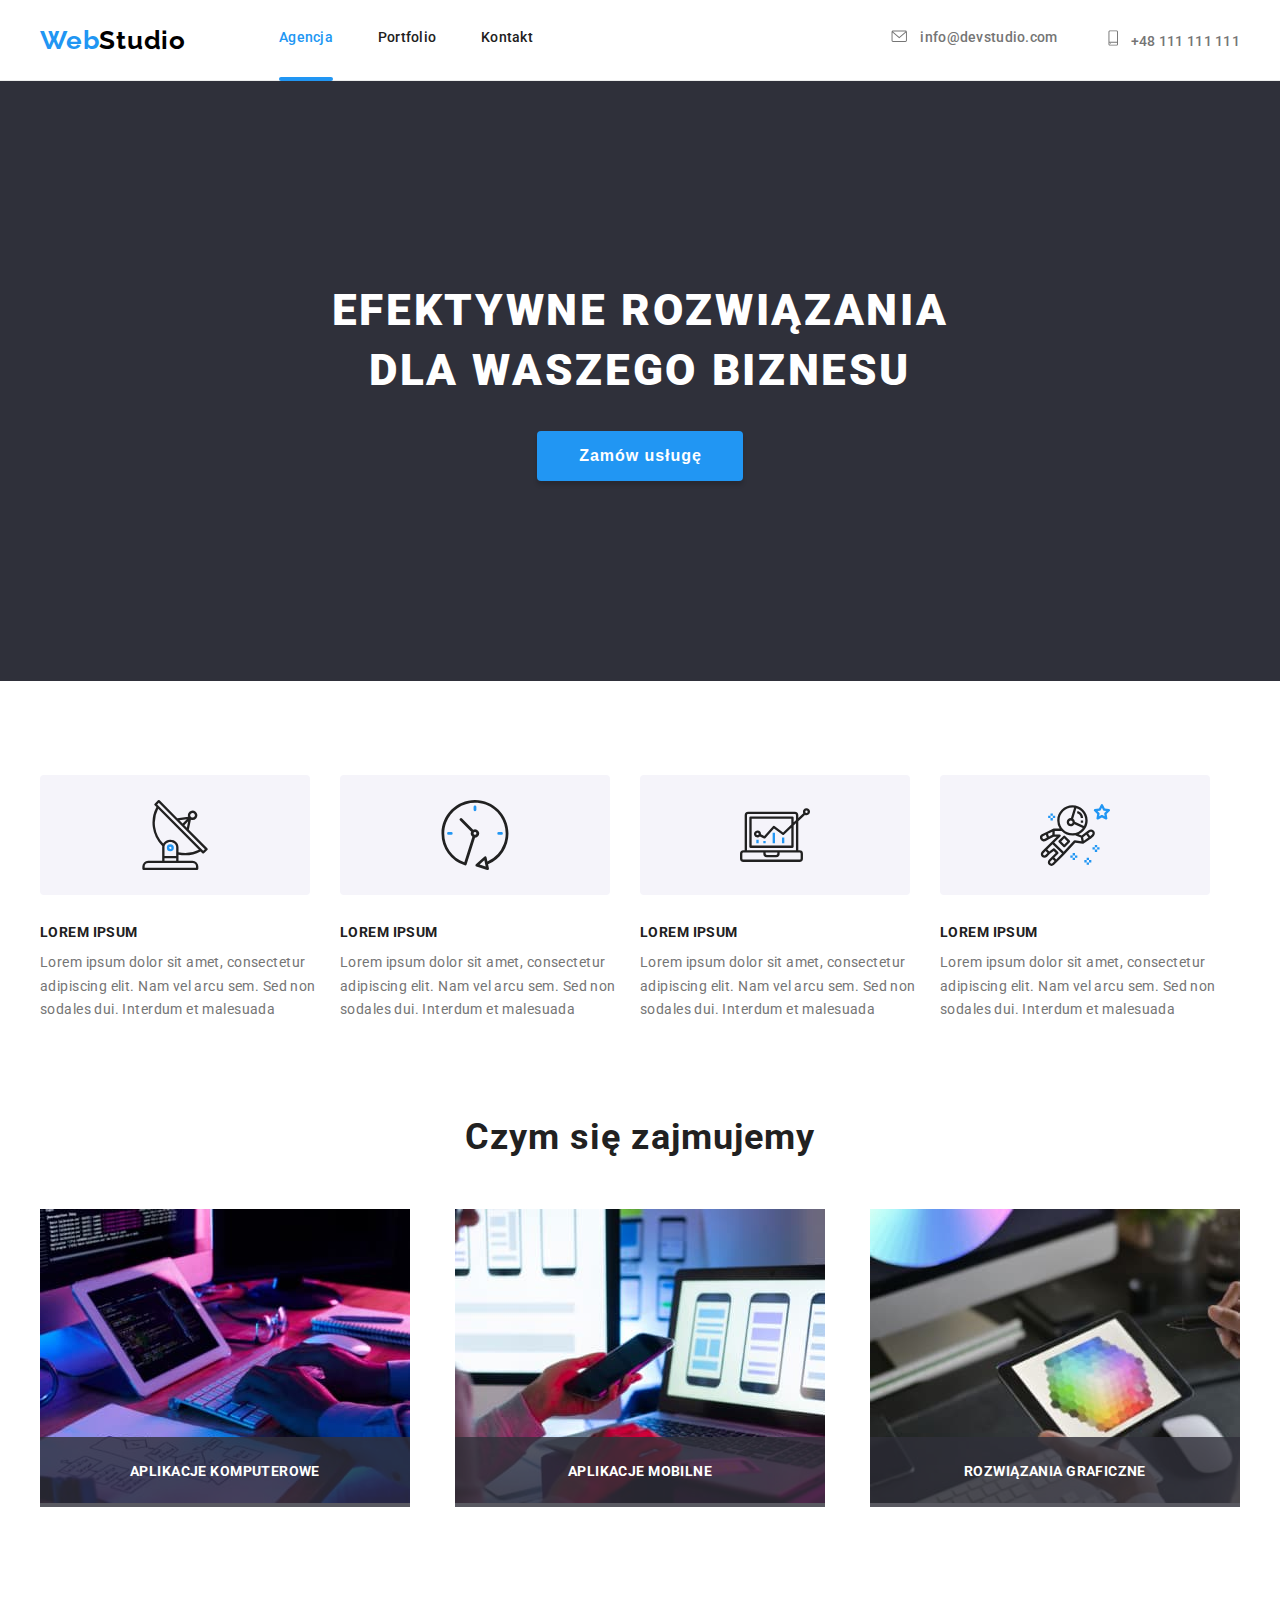
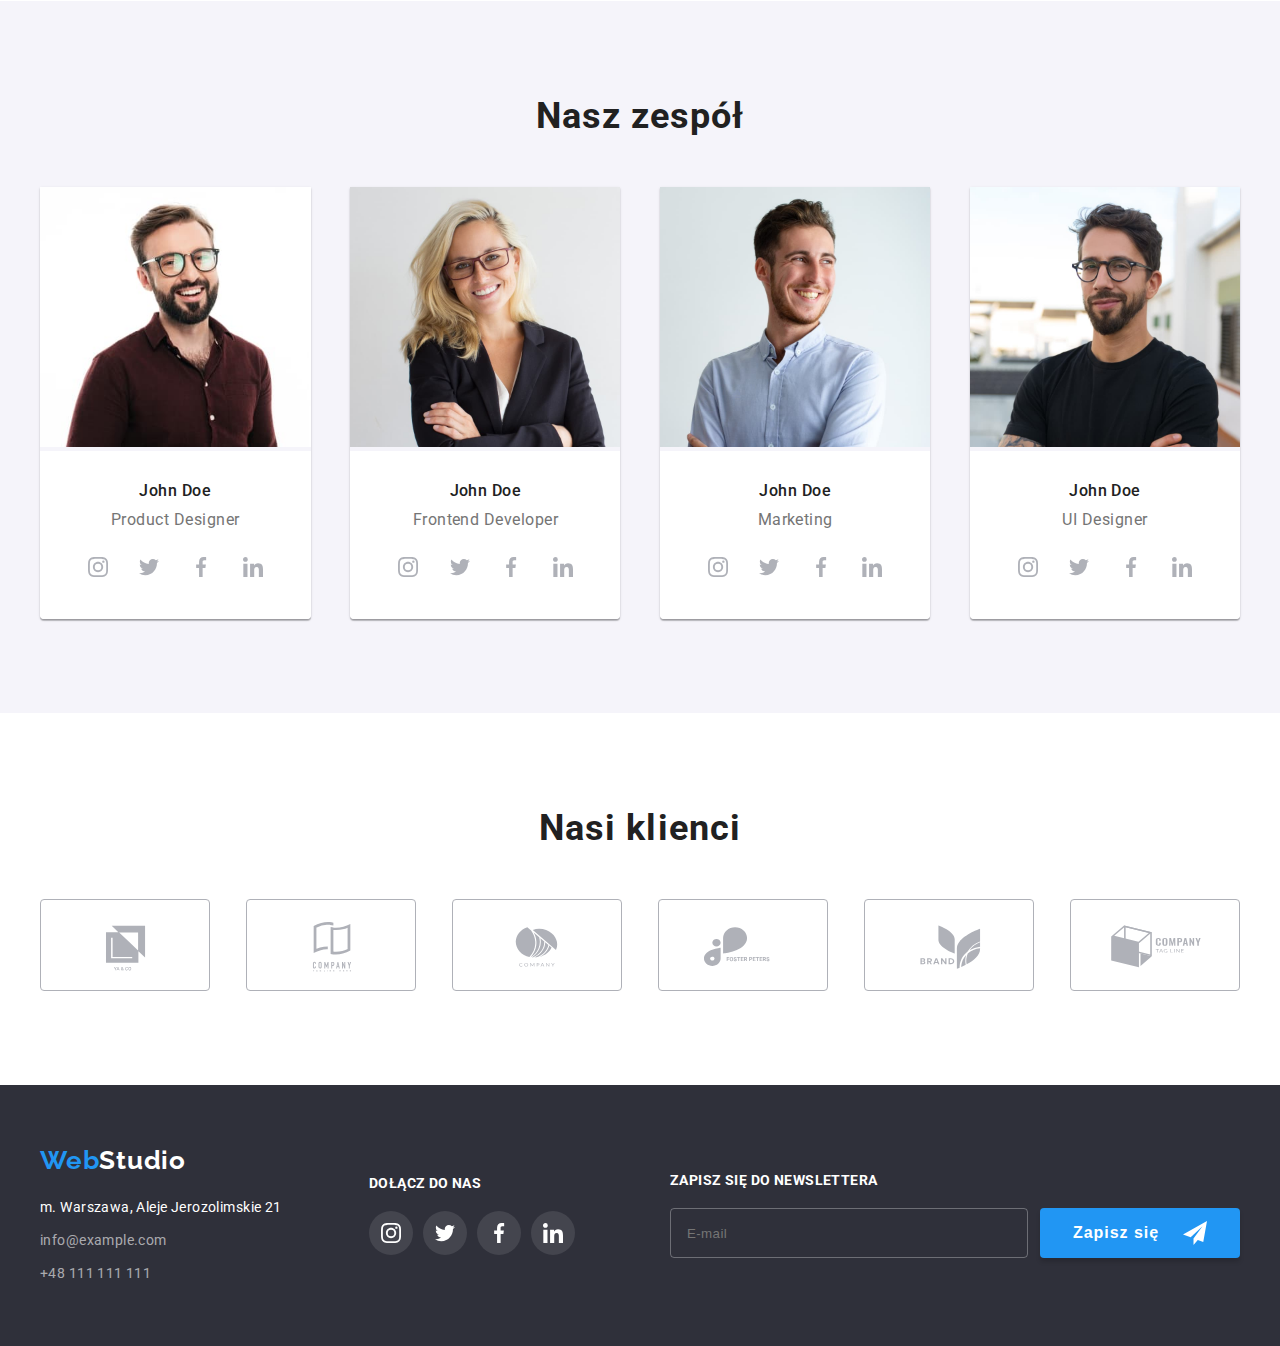
<file: index.html>
<!DOCTYPE html>
<html lang="pl">
  <head>
    <title>Hw-3-main-page</title>
    <meta charset="UTF-8" />
    <meta http-equiv="X-UA-Compatible" content="IE=edge" />
    <meta name="viewport" content="width=device-width, initial-scale=1.0" />
    <link rel="preconnect" href="https://fonts.googleapis.com" />
    <link rel="preconnect" href="https://fonts.gstatic.com" crossorigin />
    <link
      href="https://fonts.googleapis.com/css2?family=Raleway:wght@700&family=Roboto:wght@400;500;700;900&display=swap"
      rel="stylesheet"
    />
    <link
      rel="stylesheet"
      href="https://cdnjs.cloudflare.com/ajax/libs/modern-normalize/1.1.0/modern-normalize.min.css"
      integrity="sha512-wpPYUAdjBVSE4KJnH1VR1HeZfpl1ub8YT/NKx4PuQ5NmX2tKuGu6U/JRp5y+Y8XG2tV+wKQpNHVUX03MfMFn9Q=="
      crossorigin="anonymous"
      referrerpolicy="no-referrer"
    />
    <link rel="stylesheet" href="./css/styles.css" />
  </head>
  <body>
    <header class="page-header">
      <div class="container page-header__container">
        <div class="logo">
          <a class="link" href="./index.html"
            ><span class="logo__span">Web</span>Studio</a
          >
        </div>
        <nav class="navigation">
          <ul class="navigation__list">
            <li class="navigation__item">
              <a class="navigation__link is-active" href="./index.html"
                >Agencja</a
              >
            </li>
            <li class="navigation__item">
              <a class="navigation__link" href="./portfolio.html">Portfolio</a>
            </li>
            <li class="navigation__item">
              <a class="navigation__link" href="">Kontakt</a>
            </li>
          </ul>
        </nav>
        <ul class="nav-contact">
          <li class="nav-contact__item">
            <a class="link" href="mailto:info@devstudio.com">
              <svg class="nav-contact__icon" width="16" height="12">
                <use href="./images/icons.svg#icon-envelope"></use>
              </svg>
              <span>info@devstudio.com</span>
            </a>
          </li>
          <li class="nav-contact__item">
            <a class="link" href="tel:+48111111111">
              <svg class="nav-contact__icon" width="10" height="16">
                <use href="./images/icons.svg#icon-smartphone"></use>
              </svg>
              <span>+48 111 111 111</span>
            </a>
          </li>
        </ul>
      </div>
    </header>
    <header class="section hero-section">
      <div class="container hero-section__container">
        <h1 class="hero-section__headline">
          Efektywne rozwiązania <br />
          dla waszego biznesu
        </h1>
        <button type="button" class="hero-section__button" data-modal-open>
          Zamów usługę
        </button>
        <div class="modal-overlay is-hidden" data-modal>
          <div class="modal">
            <button class="modal__closing-button" data-modal-close>
              <svg
                class="modal__closing-button-icon"
                width="18px"
                height="18px"
              >
                <use href="./images/icons.svg#icon-close-button"></use>
              </svg>
            </button>

            <h2 class="modal__header">
              Zostaw swoje dane w formularzu poniżej
            </h2>

            <form class="contact-form" name="contact-form">
              <ul class="contact-form__rows">
                <li class="contact-form__row">
                  <label class="contact-form__label" for="user_name"
                    >Imię</label
                  >
                  <input
                    class="contact-form__input"
                    type="text"
                    name="username"
                    id="user_name"
                  />
                  <svg class="contact-form__icon" width="18" height="18">
                    <use href="./images/icons.svg#icon-person"></use>
                  </svg>
                </li>
                <li class="contact-form__row">
                  <label class="contact-form__label" for="user_telephone_number"
                    >Telefon</label
                  >
                  <input
                    class="contact-form__input"
                    type="tel"
                    name="telephone-number"
                    id="user_telephone_number"
                  />
                  <svg class="contact-form__icon" width="18" height="18">
                    <use href="./images/icons.svg#icon-phone"></use>
                  </svg>
                </li>
                <li class="contact-form__row">
                  <label class="contact-form__label" for="user_email"
                    >Email</label
                  >
                  <input
                    class="contact-form__input"
                    type="email"
                    name="useremail"
                    id="user_email"
                  />
                  <svg class="contact-form__icon" width="18" height="18">
                    <use href="./images/icons.svg#icon-email"></use>
                  </svg>
                </li>
                <li class="contact-form__row">
                  <label class="contact-form__label" for="user_comment"
                    >Komentarz</label
                  >
                  <textarea
                    class="contact-form__textarea-input"
                    name="user-comment"
                    id="user_comment"
                    rows="7"
                    placeholder="Wprowadź tekst"
                  ></textarea>
                </li>
              </ul>
              <div class="contact-form__checkbox-container">
                <input
                  class="contact-form__checkbox-input"
                  id="terms-and-conditions-checkbox"
                  type="checkbox"
                  name="terms-and-conditions-checkbox"
                />
                <label
                  class="contact-form__checkbox-label"
                  for="terms-and-conditions-checkbox"
                  >Oświadczam iż akceptuję
                  <a class="contact-form__checkbox-link" href=""> Regulamin </a>
                  i
                  <a class="contact-form__checkbox-link" href="">
                    Politykę Prywatności</a
                  >.
                </label>
              </div>
              <button type="submit" class="submit-button">Wyślij</button>
            </form>
          </div>
        </div>
      </div>
    </header>
    <main>
      <section class="section">
        <div class="container">
          <ul class="our-assets">
            <li class="asset">
              <div class="asset__icon-wrapper">
                <svg class="asset__icon" width="70px" height="70px">
                  <use href="./images/icons.svg#icon-antenna"></use>
                </svg>
              </div>
              <h3 class="asset__name">LOREM IPSUM</h3>
              <p class="asset__text">
                Lorem ipsum dolor sit amet, consectetur adipiscing elit. Nam vel
                arcu sem. Sed non sodales dui. Interdum et malesuada
              </p>
            </li>
            <li class="asset">
              <div class="asset__icon-wrapper">
                <svg class="asset__icon" width="70px" height="70px">
                  <use href="./images/icons.svg#icon-clock"></use>
                </svg>
              </div>
              <h3 class="asset__name">LOREM IPSUM</h3>
              <p class="asset__text">
                Lorem ipsum dolor sit amet, consectetur adipiscing elit. Nam vel
                arcu sem. Sed non sodales dui. Interdum et malesuada
              </p>
            </li>
            <li class="asset">
              <div class="asset__icon-wrapper">
                <svg class="asset__icon" width="70px" height="70px">
                  <use href="./images/icons.svg#icon-diagram"></use>
                </svg>
              </div>
              <h3 class="asset__name">LOREM IPSUM</h3>
              <p class="asset__text">
                Lorem ipsum dolor sit amet, consectetur adipiscing elit. Nam vel
                arcu sem. Sed non sodales dui. Interdum et malesuada
              </p>
            </li>
            <li class="asset">
              <div class="asset__icon-wrapper">
                <svg class="asset__icon" width="70px" height="70px">
                  <use href="./images/icons.svg#icon-astronaut"></use>
                </svg>
              </div>
              <h3 class="asset__name">LOREM IPSUM</h3>
              <p class="asset__text">
                Lorem ipsum dolor sit amet, consectetur adipiscing elit. Nam vel
                arcu sem. Sed non sodales dui. Interdum et malesuada
              </p>
            </li>
          </ul>
        </div>
        <div class="container services">
          <h2 class="services__headline">Czym się zajmujemy</h2>
          <ul class="gallery">
            <li>
              <figure class="gallery__element">
                <img
                  class="image"
                  width="370"
                  height="294"
                  src="./images/image1.jpg"
                  alt="Close-up image of programer working at his desk in office"
                />
                <figcaption class="gallery__label">
                  <p>Aplikacje komputerowe</p>
                </figcaption>
              </figure>
            </li>
            <li>
              <figure class="gallery__element">
                <img
                  class="image"
                  width="370"
                  height="294"
                  src="./images/image2.jpg"
                  alt="Web designer is developing mobile application, holding a smartphone in their hand while sitting in front of a laptop"
                />
                <figcaption class="gallery__label">
                  <p>Aplikacje mobilne</p>
                </figcaption>
              </figure>
            </li>
            <li>
              <figure class="gallery__element">
                <img
                  class="image"
                  width="370"
                  height="294"
                  src="./images/image3.jpg"
                  alt="Close-up image of a web designer working with colour selection graphic displayed on a tablet"
                />
                <figcaption class="gallery__label">
                  <p>Rozwiązania graficzne</p>
                </figcaption>
              </figure>
            </li>
          </ul>
        </div>
      </section>
      <section class="our-team">
        <div class="section container">
          <h2 class="our-team-headline">Nasz zespół</h2>
          <ul class="team-cards">
            <li>
              <figure class="card">
                <img
                  class="image"
                  src="./images/person-1.jpg"
                  alt="Picture of John Doe"
                  width="270"
                  height="260"
                />
                <figcaption class="card__description">
                  <h3 class="card__name">John Doe</h3>
                  <p class="card__job">Product Designer</p>
                  <ul class="social-links">
                    <li class="social-links__element">
                      <a
                        class="social-links__link"
                        href="https://www.instagram.com/"
                      >
                        <svg class="social-links__icon">
                          <use href="./images/icons.svg#icon-instagram"></use>
                        </svg>
                      </a>
                    </li>
                    <li class="social-links__element">
                      <a class="social-links__link" href="https://twitter.com/">
                        <svg class="social-links__icon">
                          <use href="./images/icons.svg#icon-twitter"></use>
                        </svg>
                      </a>
                    </li>
                    <li class="social-links__element">
                      <a
                        class="social-links__link"
                        href="https://www.facebook.com/"
                      >
                        <svg class="social-links__icon">
                          <use href="./images/icons.svg#icon-facebook"></use>
                        </svg>
                      </a>
                    </li>
                    <li class="social-links__element">
                      <a
                        class="social-links__link"
                        href="https://www.linkedin.com/"
                      >
                        <svg class="social-links__icon">
                          <use href="./images/icons.svg#icon-linkedin"></use>
                        </svg>
                      </a>
                    </li>
                  </ul>
                </figcaption>
              </figure>
            </li>
            <li>
              <figure class="card">
                <img
                  class="image"
                  src="./images/person-2.jpg"
                  alt="Picture of John Doe"
                  width="270"
                  height="260"
                />
                <figcaption class="card__description">
                  <h3 class="card__name">John Doe</h3>
                  <p class="card__job">Frontend Developer</p>
                  <ul class="social-links">
                    <li class="social-links__element">
                      <a
                        class="social-links__link"
                        href="https://www.instagram.com/"
                      >
                        <svg class="social-links__icon">
                          <use href="./images/icons.svg#icon-instagram"></use>
                        </svg>
                      </a>
                    </li>
                    <li class="social-links__element">
                      <a class="social-links__link" href="https://twitter.com/">
                        <svg class="social-links__icon">
                          <use href="./images/icons.svg#icon-twitter"></use>
                        </svg>
                      </a>
                    </li>
                    <li class="social-links__element">
                      <a
                        class="social-links__link"
                        href="https://www.facebook.com/"
                      >
                        <svg class="social-links__icon">
                          <use href="./images/icons.svg#icon-facebook"></use>
                        </svg>
                      </a>
                    </li>
                    <li class="social-links__element">
                      <a
                        class="social-links__link"
                        href="https://www.linkedin.com/"
                      >
                        <svg class="social-links__icon">
                          <use href="./images/icons.svg#icon-linkedin"></use>
                        </svg>
                      </a>
                    </li>
                  </ul>
                </figcaption>
              </figure>
            </li>
            <li>
              <figure class="card">
                <img
                  class="image"
                  src="./images/person-3.jpg"
                  alt="Picture of John Doe"
                  width="270"
                  height="260"
                />
                <figcaption class="card__description">
                  <h3 class="card__name">John Doe</h3>
                  <p class="card__job">Marketing</p>
                  <ul class="social-links">
                    <li class="social-links__element">
                      <a
                        class="social-links__link"
                        href="https://www.instagram.com/"
                      >
                        <svg class="social-links__icon">
                          <use href="./images/icons.svg#icon-instagram"></use>
                        </svg>
                      </a>
                    </li>
                    <li class="social-links__element">
                      <a class="social-links__link" href="https://twitter.com/">
                        <svg class="social-links__icon">
                          <use href="./images/icons.svg#icon-twitter"></use>
                        </svg>
                      </a>
                    </li>
                    <li class="social-links__element">
                      <a
                        class="social-links__link"
                        href="https://www.facebook.com/"
                      >
                        <svg class="social-links__icon">
                          <use href="./images/icons.svg#icon-facebook"></use>
                        </svg>
                      </a>
                    </li>
                    <li class="social-links__element">
                      <a
                        class="social-links__link"
                        href="https://www.linkedin.com/"
                      >
                        <svg class="social-links__icon">
                          <use href="./images/icons.svg#icon-linkedin"></use>
                        </svg>
                      </a>
                    </li>
                  </ul>
                </figcaption>
              </figure>
            </li>
            <li>
              <figure class="card">
                <img
                  class="image"
                  src="./images/person-4.jpg"
                  alt="Picture of John Doe"
                  width="270"
                  height="260"
                />
                <figcaption class="card__description">
                  <h3 class="card__name">John Doe</h3>
                  <p class="card__job">UI Designer</p>
                  <ul class="social-links">
                    <li class="social-links__element">
                      <a
                        class="social-links__link"
                        href="https://www.instagram.com/"
                      >
                        <svg class="social-links__icon">
                          <use href="./images/icons.svg#icon-instagram"></use>
                        </svg>
                      </a>
                    </li>
                    <li class="social-links__element">
                      <a class="social-links__link" href="https://twitter.com/">
                        <svg class="social-links__icon">
                          <use href="./images/icons.svg#icon-twitter"></use>
                        </svg>
                      </a>
                    </li>
                    <li class="social-links__element">
                      <a
                        class="social-links__link"
                        href="https://www.facebook.com/"
                      >
                        <svg class="social-links__icon">
                          <use href="./images/icons.svg#icon-facebook"></use>
                        </svg>
                      </a>
                    </li>
                    <li class="social-links__element">
                      <a
                        class="social-links__link"
                        href="https://www.linkedin.com/"
                      >
                        <svg class="social-links__icon">
                          <use href="./images/icons.svg#icon-linkedin"></use>
                        </svg>
                      </a>
                    </li>
                  </ul>
                </figcaption>
              </figure>
            </li>
          </ul>
        </div>
      </section>
      <section class="our-clients">
        <div class="section container">
          <h2 class="our-clients__headline">Nasi klienci</h2>
          <ul class="our-clients__list">
            <li class="our-clients__icon-wrapper">
              <a class="our-clients__link" href="">
                <svg width="106px" height="60px">
                  <use href="./images/icons.svg#icon-logo1"></use>
                </svg>
              </a>
            </li>
            <li class="our-clients__icon-wrapper">
              <a class="our-clients__link" href="">
                <svg width="106px" height="60px">
                  <use href="./images/icons.svg#icon-logo2"></use>
                </svg>
              </a>
            </li>
            <li class="our-clients__icon-wrapper">
              <a class="our-clients__link" href="">
                <svg width="106px" height="60px">
                  <use href="./images/icons.svg#icon-logo3"></use>
                </svg>
              </a>
            </li>
            <li class="our-clients__icon-wrapper">
              <a class="our-clients__link" href="">
                <svg width="106px" height="60px">
                  <use href="./images/icons.svg#icon-logo4"></use>
                </svg>
              </a>
            </li>
            <li class="our-clients__icon-wrapper">
              <a class="our-clients__link" href="">
                <svg width="106px" height="60px">
                  <use href="./images/icons.svg#icon-logo5"></use>
                </svg>
              </a>
            </li>
            <li class="our-clients__icon-wrapper">
              <a class="our-clients__link" href="">
                <svg width="106px" height="60px">
                  <use href="./images/icons.svg#icon-logo6"></use>
                </svg>
              </a>
            </li>
          </ul>
        </div>
      </section>
    </main>
    <footer class="footer">
      <div class="container footer__wrapper">
        <div>
          <div class="footer-logo">
            <a class="link" href="./index.html"
              ><span class="footer-logo__span">Web</span>Studio</a
            >
          </div>
          <ul class="footer-contact">
            <li class="footer-contact__item">
              <address class="address">
                m. Warszawa, Aleje Jerozolimskie 21
              </address>
            </li>
            <li class="footer-contact__item">
              <a class="link" href="mailto:info@example.com"
                >info@example.com</a
              >
            </li>
            <li class="footer-contact__item">
              <a class="link" href="tel:+48111111111">+48 111 111 111</a>
            </li>
          </ul>
        </div>
        <div class="social">
          <h4 class="social__headline">Dołącz do nas</h4>
          <ul class="social__list">
            <li class="social__element">
              <a class="social__link" href="https://www.instagram.com/">
                <svg class="social__icon">
                  <use href="./images/icons.svg#icon-instagram"></use>
                </svg>
              </a>
            </li>
            <li class="social__element">
              <a class="social__link" href="https://twitter.com/">
                <svg class="social__icon">
                  <use href="./images/icons.svg#icon-twitter"></use>
                </svg>
              </a>
            </li>
            <li class="social__element">
              <a class="social__link" href="https://www.facebook.com/">
                <svg class="social__icon">
                  <use href="./images/icons.svg#icon-facebook"></use>
                </svg>
              </a>
            </li>
            <li class="social__element">
              <a class="social__link" href="https://www.linkedin.com/">
                <svg class="social__icon">
                  <use href="./images/icons.svg#icon-linkedin"></use>
                </svg>
              </a>
            </li>
          </ul>
        </div>
        <form
          class="newsletter"
          name="signup_form"
          autocomplete="on"
          novalidate
        >
          <label for="newsletter" class="newsletter__headline"
            >Zapisz się do newslettera</label
          >
          <div class="newsletter__wrapper">
            <input
              id="newsletter"
              class="newsletter__input"
              placeholder="E-mail"
              type="email"
              name="email"
            />
            <button type="submit" class="newsletter-button">
              <span>Zapisz się</span>
              <svg class="newsletter-button__icon" width="24px" height="24px">
                <use href="./images/icons.svg#icon-send"></use>
              </svg>
            </button>
          </div>
        </form>
      </div>
    </footer>
    <script src="./modal.js"></script>
  </body>
</html>
</file>
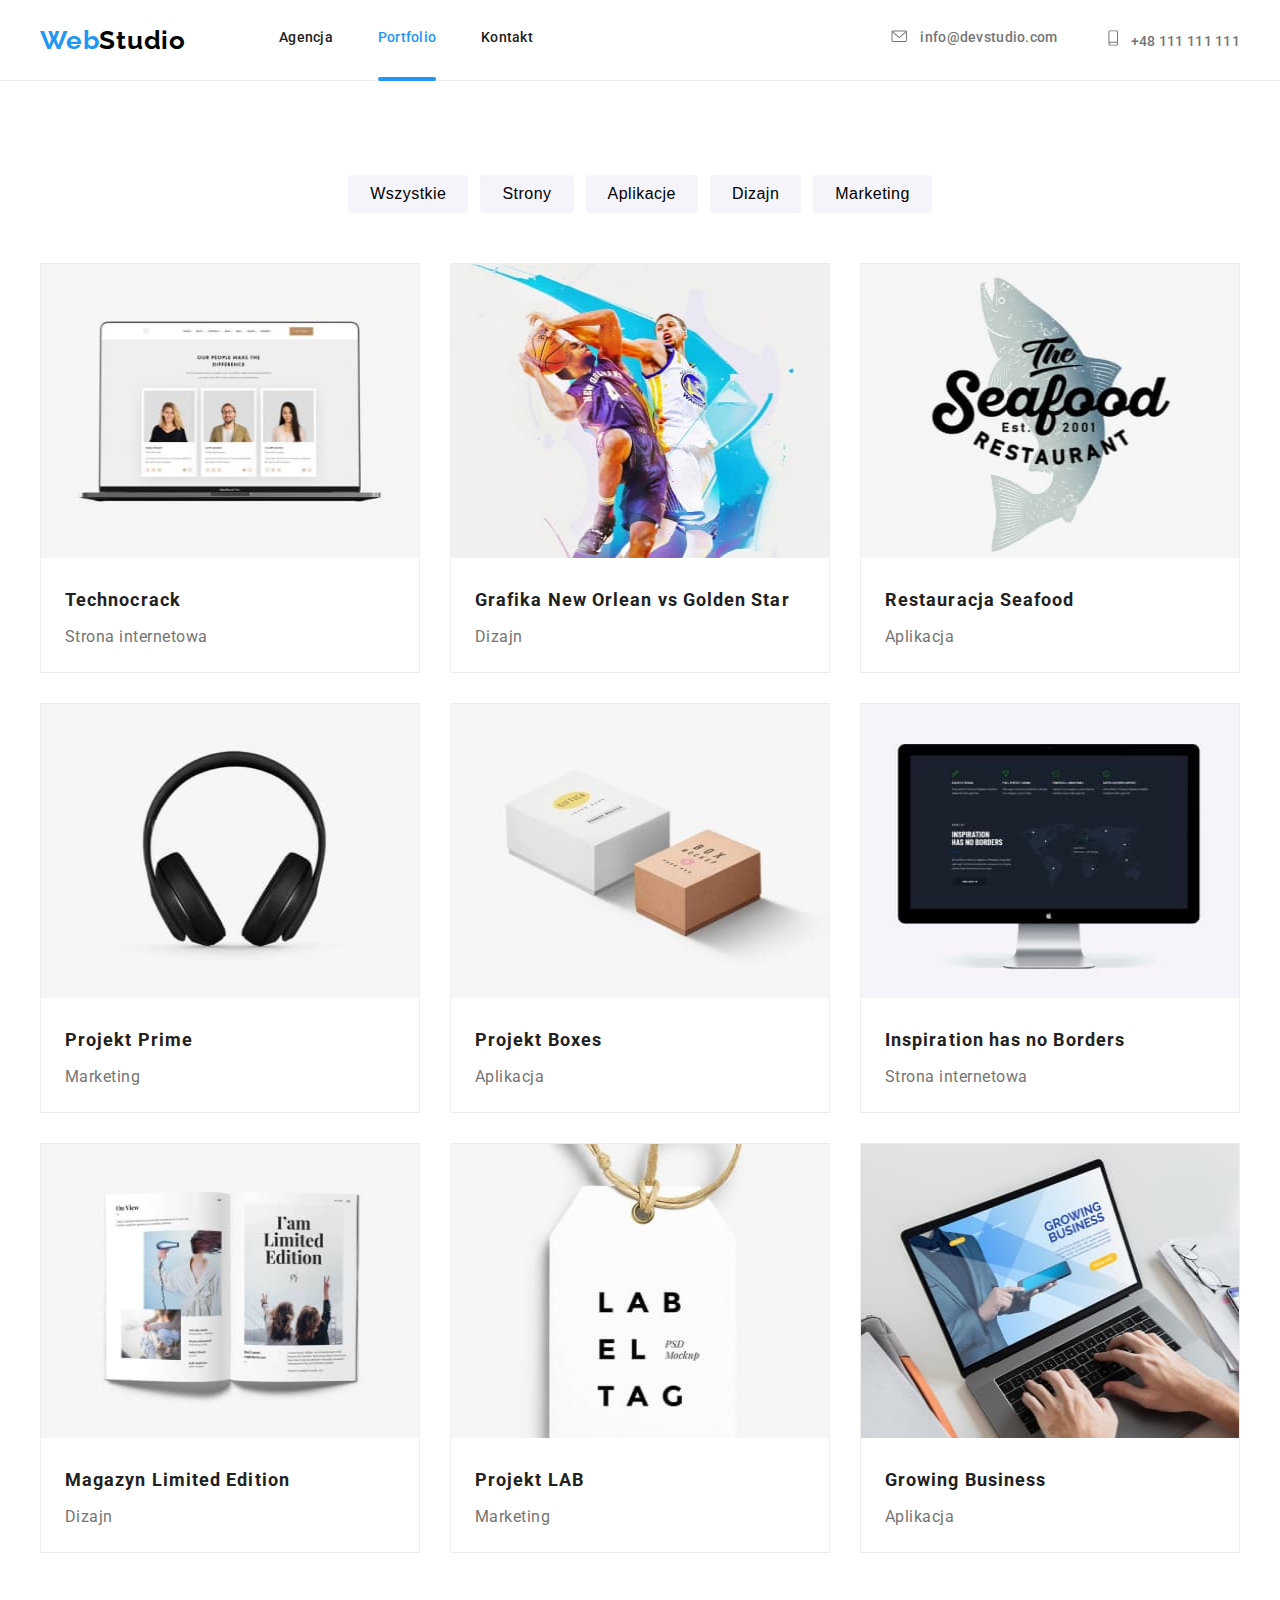
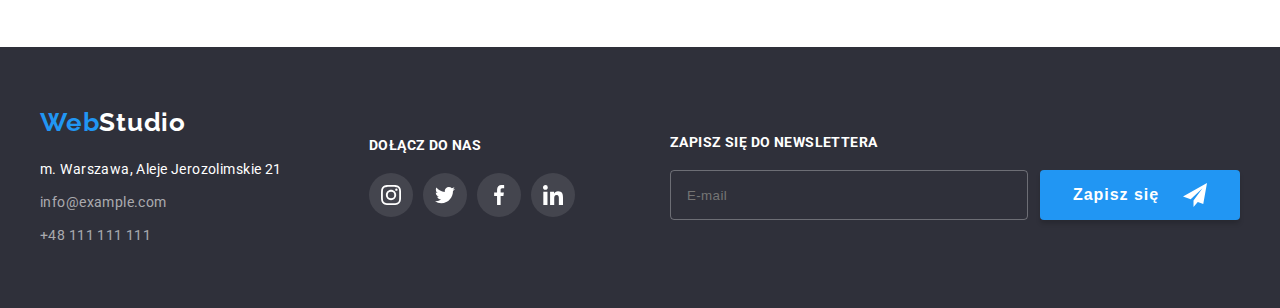
<file: portfolio.html>
<!DOCTYPE html>
<html lang="en">
  <head>
    <meta charset="UTF-8" />
    <meta http-equiv="X-UA-Compatible" content="IE=edge" />
    <meta name="viewport" content="width=device-width, initial-scale=1.0" />
    <title>Hw-3-portfolio</title>
    <link rel="preconnect" href="https://fonts.googleapis.com" />
    <link rel="preconnect" href="https://fonts.gstatic.com" crossorigin />
    <link
      href="https://fonts.googleapis.com/css2?family=Raleway:wght@700&family=Roboto:wght@400;500;700;900&display=swap"
      rel="stylesheet"
    />
    <link
      rel="stylesheet"
      href="https://cdnjs.cloudflare.com/ajax/libs/modern-normalize/1.1.0/modern-normalize.min.css"
      integrity="sha512-wpPYUAdjBVSE4KJnH1VR1HeZfpl1ub8YT/NKx4PuQ5NmX2tKuGu6U/JRp5y+Y8XG2tV+wKQpNHVUX03MfMFn9Q=="
      crossorigin="anonymous"
      referrerpolicy="no-referrer"
    />
    <link rel="stylesheet" href="./css/styles.css" />
  </head>
  <body>
    <header class="page-header">
      <div class="container page-header__container">
        <div class="logo">
          <a class="link" href="./index.html"
            ><span class="logo__span">Web</span>Studio</a
          >
        </div>
        <nav class="navigation">
          <ul class="navigation__list">
            <li class="navigation__item">
              <a class="navigation__link" href="./index.html">Agencja</a>
            </li>
            <li class="navigation__item">
              <a class="navigation__link is-active" href="./portfolio.html"
                >Portfolio</a
              >
            </li>
            <li class="navigation__item">
              <a class="navigation__link" href="">Kontakt</a>
            </li>
          </ul>
        </nav>
        <ul class="nav-contact">
          <li class="nav-contact__item">
            <a class="link" href="mailto:info@devstudio.com">
              <svg class="nav-contact__icon" width="16" height="12">
                <use href="./images/icons.svg#icon-envelope"></use>
              </svg>
              <span>info@devstudio.com</span>
            </a>
          </li>
          <li class="nav-contact__item">
            <a class="link" href="tel:+48111111111">
              <svg class="nav-contact__icon" width="10" height="16">
                <use href="./images/icons.svg#icon-smartphone"></use>
              </svg>
              <span>+48 111 111 111</span>
            </a>
          </li>
        </ul>
      </div>
    </header>
    <main>
      <section class="section container">
        <ul class="filters">
          <li class="filters__item">
            <button class="filters__button" type="button">Wszystkie</button>
          </li>
          <li class="filters__item">
            <button class="filters__button" type="button">Strony</button>
          </li>
          <li class="filters__item">
            <button class="filters__button" type="button">Aplikacje</button>
          </li>
          <li class="filters__item">
            <button class="filters__button" type="button">Dizajn</button>
          </li>
          <li class="filters__item">
            <button class="filters__button" type="button">Marketing</button>
          </li>
        </ul>
        <ul class="portfolio">
          <li class="project">
            <figure>
              <div class="project__image">
                <img
                  class="image"
                  src="./images/portfolio/img(1).jpg"
                  alt="Website displayed on a laptop"
                  width="370"
                  height="294"
                />
                <div class="project__overlay">
                  <p class="project__overlay-text">
                    Technocrack jest popularną platformą wykorzystywaną do
                    rozpowszechniania koronawirusa. Firmy wykorzystują tę
                    platformę do celów szpiegowskich i ataków na
                    niezabezpieczone serwery konkurencji
                  </p>
                </div>
              </div>
              <figcaption class="project__textbox">
                <h3 class="project__name">Technocrack</h3>
                <p class="project__description">Strona internetowa</p>
              </figcaption>
            </figure>
          </li>

          <li class="project">
            <figure>
              <div class="project__image">
                <img
                  class="image"
                  src="./images/portfolio/img(2).jpg"
                  alt="Basketball players"
                  width="370"
                  height="294"
                />
                <div class="project__overlay">
                  <p class="project__overlay-text">
                    Technocrack jest popularną platformą wykorzystywaną do
                    rozpowszechniania koronawirusa. Firmy wykorzystują tę
                    platformę do celów szpiegowskich i ataków na
                    niezabezpieczone serwery konkurencji
                  </p>
                </div>
              </div>
              <figcaption class="project__textbox">
                <h3 class="project__name">Grafika New Orlean vs Golden Star</h3>
                <p class="project__description">Dizajn</p>
              </figcaption>
            </figure>
          </li>

          <li class="project">
            <figure>
              <div class="project__image">
                <img
                  class="image"
                  src="./images/portfolio/img(3).jpg"
                  alt="Restaurant logo"
                  width="370"
                  height="294"
                />
                <div class="project__overlay">
                  <p class="project__overlay-text">
                    Technocrack jest popularną platformą wykorzystywaną do
                    rozpowszechniania koronawirusa. Firmy wykorzystują tę
                    platformę do celów szpiegowskich i ataków na
                    niezabezpieczone serwery konkurencji
                  </p>
                </div>
              </div>
              <figcaption class="project__textbox">
                <h3 class="project__name">Restauracja Seafood</h3>
                <p class="project__description">Aplikacja</p>
              </figcaption>
            </figure>
          </li>

          <li class="project">
            <figure>
              <div class="project__image">
                <img
                  class="image"
                  src="./images/portfolio/img(4).jpg"
                  alt="Headphones"
                  width="370"
                  height="294"
                />
                <div class="project__overlay">
                  <p class="project__overlay-text">
                    Technocrack jest popularną platformą wykorzystywaną do
                    rozpowszechniania koronawirusa. Firmy wykorzystują tę
                    platformę do celów szpiegowskich i ataków na
                    niezabezpieczone serwery konkurencji
                  </p>
                </div>
              </div>
              <figcaption class="project__textbox">
                <h3 class="project__name">Projekt Prime</h3>
                <p class="project__description">Marketing</p>
              </figcaption>
            </figure>
          </li>

          <li class="project">
            <figure>
              <div class="project__image">
                <img
                  class="image"
                  src="./images/portfolio/img(5).jpg"
                  alt="Paper boxes"
                  width="370"
                  height="294"
                />
                <div class="project__overlay">
                  <p class="project__overlay-text">
                    Technocrack jest popularną platformą wykorzystywaną do
                    rozpowszechniania koronawirusa. Firmy wykorzystują tę
                    platformę do celów szpiegowskich i ataków na
                    niezabezpieczone serwery konkurencji
                  </p>
                </div>
              </div>
              <figcaption class="project__textbox">
                <h3 class="project__name">Projekt Boxes</h3>
                <p class="project__description">Aplikacja</p>
              </figcaption>
            </figure>
          </li>

          <li class="project">
            <figure>
              <div class="project__image">
                <img
                  class="image"
                  src="./images/portfolio/img(6).jpg"
                  alt="Monitor screen"
                  width="370"
                  height="294"
                />
                <div class="project__overlay">
                  <p class="project__overlay-text">
                    Technocrack jest popularną platformą wykorzystywaną do
                    rozpowszechniania koronawirusa. Firmy wykorzystują tę
                    platformę do celów szpiegowskich i ataków na
                    niezabezpieczone serwery konkurencji
                  </p>
                </div>
              </div>
              <figcaption class="project__textbox">
                <h3 class="project__name">Inspiration has no Borders</h3>
                <p class="project__description">Strona internetowa</p>
              </figcaption>
            </figure>
          </li>

          <li class="project">
            <figure>
              <div class="project__image">
                <img
                  class="image"
                  src="./images/portfolio/img(7).jpg"
                  alt="Magazine pages"
                  width="370"
                  height="294"
                />
                <div class="project__overlay">
                  <p class="project__overlay-text">
                    Technocrack jest popularną platformą wykorzystywaną do
                    rozpowszechniania koronawirusa. Firmy wykorzystują tę
                    platformę do celów szpiegowskich i ataków na
                    niezabezpieczone serwery konkurencji
                  </p>
                </div>
              </div>
              <figcaption class="project__textbox">
                <h3 class="project__name">Magazyn Limited Edition</h3>
                <p class="project__description">Dizajn</p>
              </figcaption>
            </figure>
          </li>

          <li class="project">
            <figure>
              <div class="project__image">
                <img
                  class="image"
                  src="./images/portfolio/img(8).jpg"
                  alt="Printed label"
                  width="370"
                  height="294"
                />
                <div class="project__overlay">
                  <p class="project__overlay-text">
                    Technocrack jest popularną platformą wykorzystywaną do
                    rozpowszechniania koronawirusa. Firmy wykorzystują tę
                    platformę do celów szpiegowskich i ataków na
                    niezabezpieczone serwery konkurencji
                  </p>
                </div>
              </div>
              <figcaption class="project__textbox">
                <h3 class="project__name">Projekt LAB</h3>
                <p class="project__description">Marketing</p>
              </figcaption>
            </figure>
          </li>

          <li class="project">
            <figure>
              <div class="project__image">
                <img
                  class="image"
                  src="./images/portfolio/img(9).jpg"
                  alt="Close-up image of a person's hands writing on a laptop"
                  width="370"
                  height="294"
                />
                <div class="project__overlay">
                  <p class="project__overlay-text">
                    Technocrack jest popularną platformą wykorzystywaną do
                    rozpowszechniania koronawirusa. Firmy wykorzystują tę
                    platformę do celów szpiegowskich i ataków na
                    niezabezpieczone serwery konkurencji
                  </p>
                </div>
              </div>
              <figcaption class="project__textbox">
                <h3 class="project__name">Growing Business</h3>
                <p class="project__description">Aplikacja</p>
              </figcaption>
            </figure>
          </li>
        </ul>
      </section>
    </main>
    <footer class="footer">
      <div class="container footer__wrapper">
        <div>
          <div class="footer-logo">
            <a class="link" href="./index.html"
              ><span class="footer-logo__span">Web</span>Studio</a
            >
          </div>
          <ul class="footer-contact">
            <li class="footer-contact__item">
              <address class="address">
                m. Warszawa, Aleje Jerozolimskie 21
              </address>
            </li>
            <li class="footer-contact__item">
              <a class="link" href="mailto:info@example.com"
                >info@example.com</a
              >
            </li>
            <li class="footer-contact__item">
              <a class="link" href="tel:+48111111111">+48 111 111 111</a>
            </li>
          </ul>
        </div>
        <div class="social">
          <h4 class="social__headline">Dołącz do nas</h4>
          <ul class="social__list">
            <li class="social__element">
              <a class="social__link" href="https://www.instagram.com/">
                <svg class="social__icon">
                  <use href="./images/icons.svg#icon-instagram"></use>
                </svg>
              </a>
            </li>
            <li class="social__element">
              <a class="social__link" href="https://twitter.com/">
                <svg class="social__icon">
                  <use href="./images/icons.svg#icon-twitter"></use>
                </svg>
              </a>
            </li>
            <li class="social__element">
              <a class="social__link" href="https://www.facebook.com/">
                <svg class="social__icon">
                  <use href="./images/icons.svg#icon-facebook"></use>
                </svg>
              </a>
            </li>
            <li class="social__element">
              <a class="social__link" href="https://www.linkedin.com/">
                <svg class="social__icon">
                  <use href="./images/icons.svg#icon-linkedin"></use>
                </svg>
              </a>
            </li>
          </ul>
        </div>
        <form
          class="newsletter"
          name="signup_form"
          autocomplete="on"
          novalidate
        >
          <label for="newsletter" class="newsletter__headline"
            >Zapisz się do newslettera</label
          >
          <div class="newsletter__wrapper">
            <input
              id="newsletter"
              class="newsletter__input"
              placeholder="E-mail"
              type="email"
              name="email"
            />
            <button type="submit" class="newsletter-button">
              <span>Zapisz się</span>
              <svg class="newsletter-button__icon" width="24px" height="24px">
                <use href="./images/icons.svg#icon-send"></use>
              </svg>
            </button>
          </div>
        </form>
      </div>
    </footer>
  </body>
</html>
</file>
<file: css/styles.css>
@import url("https://fonts.googleapis.com/css2?family=Raleway:wght@700&family=Roboto:wght@400;500;700;900&display=swap");

:root {
  --main-font-family: "Roboto", sans-serif;
  --primary-color: #212121;
  --secondary-color: #757575;
  --dark-background-color: #2f303a;
  --grey-backgroud-color: #f5f4fa;
  --active-color: #2196f3;
  --icons-color: #afb1b8;
}

body {
  color: var(--primary-color);
  font-family: var(--main-font-family);
}

* {
  margin: 0;
  padding: 0;
  box-sizing: border-box;
}

.image {
  width: 100%;
}

.container {
  width: 1200px;
  margin: 0 auto;
  justify-content: center;
}

.logo {
  color: #000000;
  font-family: "Raleway", sans-serif;
  font-weight: 700;
  font-size: 26px;
  line-height: 1.19; /*31px*/
  letter-spacing: 0.03em;
}

.logo__span {
  color: var(--active-color);
}

.link {
  text-decoration: none;
  color: inherit;
}

.page-header {
  font-weight: 500;
  font-size: 14px;
  line-height: 1.14; /*16px*/
  letter-spacing: 0.02em;
  border-bottom: 1px solid #ececec;
}

.page-header__container {
  display: flex;
  align-items: center;
  justify-content: center;
  height: 80px;
}

.navigation__list {
  display: flex;
  justify-content: space-between;
  width: 254px;
  margin-left: 93px;
  padding: 0;
}

.navigation__link {
  text-decoration: none;
  color: inherit;
  /* padding: 32px 0; */
}

.navigation__item {
  list-style: none;
  position: relative;
}

.navigation__item .is-active {
  color: var(--active-color);
}

.navigation__item .is-active:after {
  content: "";
  border-bottom: 4px solid var(--active-color);
  display: flex;
  border-radius: 3px;
  position: relative;
  top: 31px;
}

/* shortened form: 

transition: [property] [duration] [timing-function] [delay] */

.navigation__item:hover,
.navigation__item:focus,
.navigation__item:active {
  color: var(--active-color);
  transition: color 250ms cubic-bezier(0.4, 0, 0.2, 1);
}

.nav-contact {
  color: var(--secondary-color);
  display: flex;
  margin-left: auto;
}

.nav-contact__item {
  display: flex;
  list-style: none;
  padding-left: 50px;
  padding-right: 0;
  transition-property: color, fill;
}

.nav-contact__item:focus *,
.nav-contact__item:hover *,
.nav-contact__item:active * {
  color: var(--active-color);
  fill: var(--active-color);
  transition: color 250ms cubic-bezier(0.4, 0, 0.2, 1);
  transition: fill 250ms cubic-bezier(0.4, 0, 0.2, 1);
}

/* (*) - nadaję dzieciom .nav-contact__item, tj. <svg> oraz <a> */

.nav-contact__icon {
  fill: var(--secondary-color);
  margin-right: 10px;
}

.section {
  padding: 94px 0;
}

.hero-section {
  background-color: var(--dark-background-color);
  background-image: linear-gradient(
      to bottom,
      rgba(47, 48, 58, 0.4) 0%,
      rgba(47, 48, 58, 0.4) 50%
    ),
    url(https://github.com/SandraKoch/goit-markup-hw-04/blob/main/images/background-image.jpg?raw=true);
  max-width: 1600px;
  background-size: cover;
  background-position-x: 50%;
  margin: auto;
}

.hero-section__container {
  display: flex;
  flex-direction: column;
  align-items: center;
}

.hero-section__headline {
  text-transform: uppercase;
  font-size: 44px;
  line-height: 1.36; /*60px*/
  text-align: center;
  letter-spacing: 0.06em;
  color: #ffffff;
  font-weight: 900;
  padding-top: 106px;
  margin-bottom: 30px;
}

.hero-section__button {
  background: #2196f3;
  font-weight: 700;
  font-size: 16px;
  line-height: 1.875; /*30px*/
  letter-spacing: 0.06em;
  color: #ffffff;
  cursor: pointer;
  border: none;
  box-shadow: 0px 4px 4px rgba(0, 0, 0, 0.15);
  border-radius: 4px;
  margin-bottom: 106px;
  padding: 10px 41px 10px 42px;
}

/* ---------------------modal---------------------- */

.is-hidden {
  pointer-events: none;
  visibility: hidden;
  opacity: 0;
}

.is-hidden .modal {
  transform: scale(1.15);
}

/* backdrop */

.modal-overlay {
  position: fixed;
  top: 0;
  display: flex;
  align-items: center;
  justify-content: center;
  width: 100%;
  height: 100%;
  background-color: rgba(0, 0, 0, 0.2);
  z-index: 9999;
  transition: opacity 250ms cubic-bezier(0.4, 0, 0.2, 1);
}

.modal {
  display: flex;
  max-width: 528px;
  width: 100%;
  height: 581px;
  background-color: #ffffff;
  border-radius: 4px;
  box-shadow: 0px 1px 3px rgba(0, 0, 0, 0.12), 0px 1px 1px rgba(0, 0, 0, 0.14),
    0px 2px 1px rgba(0, 0, 0, 0.2);
  justify-content: right;
  align-items: flex-start;
  flex-direction: column;
  transition: transform 1000ms cubic-bezier(0.4, 0, 0.2, 1);
  position: relative;
  padding: 40px;
}

.modal__closing-button {
  display: flex;
  align-items: center;
  justify-content: center;
  fill: #000000;
  border-radius: 50%;
  background: #ffffff;
  border: 1px solid rgba(0, 0, 0, 0.1);
  width: 30px;
  height: 30px;
  margin: 10px;
  cursor: pointer;
  position: absolute;
  top: 0;
  right: 0;
}

.modal__header {
  font-weight: 700;
  font-size: 20px;
  line-height: 23px;
  text-align: center;
  width: 100%;
  letter-spacing: 0.03em;
  color: var(--primary-color);
  display: block;
  margin-bottom: 12px;
}

.contact-form {
  max-width: 528px;
  width: 100%;
  display: flex;
  flex-direction: column;
}

.contact-form__row {
  list-style-type: none;
  position: relative;
}

.contact-form__row + .contact-form__row {
  margin-top: 10px;
}

.contact-form__label {
  font-weight: 400;
  font-size: 12px;
  line-height: 14px;
  letter-spacing: 0.01em;
  color: var(--secondary-color);
}

.contact-form__input {
  display: block;
  border: 1px solid rgba(33, 33, 33, 0.2);
  border-radius: 4px;
  width: 100%;
  height: 40px;
  padding-left: 40px;
}

.contact-form__textarea-input {
  display: block;
  border: 1px solid rgba(33, 33, 33, 0.2);
  border-radius: 4px;
  width: 100%;
  font-weight: 400;
  font-size: 12px;
  line-height: 14px;
  letter-spacing: 0.01em;
  color: rgba(117, 117, 117, 0.5);
  padding: 12px 16px;
  resize: none;
}

.contact-form__icon {
  margin: 11px 12px;
  position: absolute;
  top: 20px;
}

/* color of the icons in modal window */

.contact-form__row:hover,
.contact-form__row:focus,
.contact-form__row:active {
  fill: var(--active-color);
  transition: fill 250ms cubic-bezier(0.4, 0, 0.2, 1);
}

.contact-form__input:hover,
.contact-form__input:focus,
.contact-form__input:active {
  border: 1px solid var(--active-color);
  transition: border 250ms cubic-bezier(0.4, 0, 0.2, 1);
}

.contact-form__textarea-input:hover,
.contact-form__textarea-input:focus,
.contact-form__textarea-input:active {
  border: 1px solid var(--active-color);
  transition: border 250ms cubic-bezier(0.4, 0, 0.2, 1);
}

.contact-form__checkbox-container {
  padding-top: 20px;
  padding-bottom: 30px;
  display: flex;
  justify-content: center;
}
.contact-form__checkbox-input {
  appearance: none;
  cursor: pointer;
}

.contact-form__checkbox-label {
  font-weight: 400;
  font-size: 14px;
  line-height: 24px;
  letter-spacing: 0.03em;
  color: var(--secondary-color);
  position: relative;
  width: 100%;
  display: flex;
  justify-content: center;
  align-items: center;
}

/* custom made styles for checkbox */

.contact-form__checkbox-label::before {
  background-image: url("data:image/svg+xml;charset=utf8,%3Csvg xmlns='http://www.w3.org/2000/svg' width='16' height='15' fill='none'%3E%3Cpath fill='%23212121' d='M14.222 1.667v11.666H1.778V1.667h12.444Zm0-1.667H1.778C.8 0 0 .75 0 1.667v11.666C0 14.25.8 15 1.778 15h12.444C15.2 15 16 14.25 16 13.333V1.667C16 .75 15.2 0 14.222 0Z'/%3E%3C/svg%3E");
  display: block;
  content: "";
  width: 16px;
  height: 15px;
  margin-right: 5px;
}

.contact-form__checkbox-input:checked + .contact-form__checkbox-label::before {
  background-image: url("data:image/svg+xml;charset=utf8,%3Csvg xmlns='http://www.w3.org/2000/svg' width='16' height='15' fill='none'%3E%3Crect width='16' height='15' fill='%232196F3' rx='2'/%3E%3Cpath fill='%23fff' stroke='%23fff' stroke-width='.2' d='m3.957 7.752-.069-.066-.069.065-.888.842-.076.072.076.073 3.496 3.334.069.066.069-.066 7.504-7.158.076-.073-.076-.072-.882-.841-.069-.066-.069.066-6.553 6.246-2.539-2.422Z'/%3E%3C/svg%3E");
  background-position: center;
  border: none;
}

.contact-form__checkbox-link {
  color: var(--active-color);
}

.submit-button {
  border-style: none;
  width: 200px;
  height: 50px;
  background: #2196f3;
  box-shadow: 0px 4px 4px rgba(0, 0, 0, 0.15);
  border-radius: 4px;
  color: #ffffff;
  margin: 0 auto;
  cursor: pointer;
}

/* -------------------------------------------------------- */

.our-assets {
  display: flex;
}

.asset {
  list-style: none;
}

.asset__icon-wrapper {
  background-color: var(--grey-backgroud-color);
  border-radius: 4px;
  width: 270px;
  height: 120px;
  padding: 25px 100px;
}

.asset__name {
  font-weight: 700;
  font-size: 14px;
  line-height: 1.14; /*16px*/
  letter-spacing: 0.03em;
  margin-top: 30px;
}

.asset__text {
  font-size: 14px;
  line-height: 1.71; /*24px*/
  letter-spacing: 0.03em;
  color: var(--secondary-color);
  margin-top: 10px;
}

.services {
  padding-top: 94px;
}
.services__headline {
  font-weight: 700;
  font-size: 36px;
  line-height: 1.17; /*42px*/
  text-align: center;
  letter-spacing: 0.03em;
  padding-bottom: 50px;
}

.gallery {
  list-style: none;
  display: flex;
  justify-content: space-between;
}
.gallery__element {
  position: relative;
  overflow: hidden;
}

.gallery__label {
  position: absolute;
  left: 0;
  right: 0;
  bottom: 0;
  padding: 27px 90px;
  font-weight: 700;
  font-size: 14px;
  line-height: 1.14;
  color: #ffffff;
  background-color: rgba(47, 48, 58, 0.8);
  text-transform: uppercase;
  text-align: center;
  letter-spacing: 0.03em;
}

.our-team {
  background-color: var(--grey-backgroud-color);
}

.our-team-headline {
  font-weight: 700;
  font-size: 36px;
  line-height: 1.17; /*42px*/
  text-align: center;
  letter-spacing: 0.03em;
  padding-bottom: 50px;
}

.team-cards {
  list-style: none;
  display: flex;
  justify-content: space-between;
}

.card {
  box-shadow: 0px 1px 3px rgba(0, 0, 0, 0.12), 0px 1px 1px rgba(0, 0, 0, 0.14),
    0px 2px 1px rgba(0, 0, 0, 0.2);
  border-radius: 0px 0px 4px 4px;
}

.card__description {
  padding: 30px 32px;
  background-color: #ffffff;
  border-radius: 0px 0px 4px 4px;
}

.card__name {
  font-weight: 500;
  font-size: 16px;
  line-height: 1.19; /*19px*/
  text-align: center;
  letter-spacing: 0.03em;
}

.card__job {
  font-weight: 400;
  font-size: 16px;
  line-height: 1.19; /*19px*/
  text-align: center;
  letter-spacing: 0.03em;
  color: var(--secondary-color);
  padding-top: 10px;
}

/* ____________________social-links______________________ */

.social-links {
  display: flex;
  justify-content: space-around;
  align-items: baseline;
  list-style-type: none;
  margin-top: 16px;
}

.social-links__element {
  display: flex;
  align-items: center;
}

.social-links__link {
  fill: var(--icons-color);
  border-radius: 50%;
  padding: 12px;
}

.social-links__link:hover,
.social-links__link:active,
.social-links__link:focus {
  fill: #ffffff;
  background-color: var(--active-color);
  transition: background-color 250ms cubic-bezier(0.4, 0, 0.2, 1);
}

.social-links__icon {
  width: 20px;
  height: 20px;
  display: block;
}

.our-clients__headline {
  font-weight: 700;
  font-size: 36px;
  line-height: 1.17; /*42px*/
  text-align: center;
  letter-spacing: 0.03em;
  padding-bottom: 50px;
}
.our-clients__list {
  list-style-type: none;
  display: flex;
  justify-content: space-between;
}

.our-clients__icon-wrapper {
  display: flex;
  align-items: center;
}

.our-clients__link {
  width: 170px;
  height: 92px;
  border: 1px solid var(--icons-color);
  border-radius: 4px;
  padding: 16px 32px;
  fill: var(--icons-color);
}

.our-clients__link:hover,
.our-clients__link:focus,
.our-clients__link:active {
  border-color: var(--active-color);
  fill: var(--active-color);
  transition: border-color 250ms cubic-bezier(0.4, 0, 0.2, 1),
    fill 250ms cubic-bezier(0.4, 0, 0.2, 1);
}

/* Works only when you hover over the icon */

/* .our-clients__icon:hover,{
  fill: var(--active-color);
} */

/* Styles <svg> with the class .our-clients__icon were overriding the styles given in th tag <a> with the class .our-clients__link 
Therfore fill:(--icons-color) included in the same class (on which hover/focus is put) changes when it's :hover'ed */

.footer {
  background-color: var(--dark-background-color);
}

.footer__wrapper {
  display: flex;
  flex-direction: row;
  padding: 60px 0px;
  align-items: center;
  justify-content: space-between;
}

.footer-logo {
  color: #ffffff;
  font-family: "Raleway", sans-serif;
  font-weight: 700;
  font-size: 26px;
  line-height: 1.19; /*31px*/
  letter-spacing: 0.03em;
  /* padding-top: 60px; */
  padding-bottom: 20px;
}

.footer-logo__span {
  color: #2196f3;
}

.footer-contact__item {
  color: rgba(255, 255, 255, 0.6);
  font-size: 14px;
  line-height: 1.71; /*24px*/
  letter-spacing: 0.03em;
  font-style: normal;
  list-style: none;
}

.footer-contact__item + .footer-contact__item {
  margin-top: 9px;
}

.address {
  color: #ffffff;
  font-style: normal;
}

.social {
  /* margin-top: 72px; */
  margin-left: 70px;
}

.social__headline {
  font-weight: 700;
  font-size: 14px;
  line-height: 16px;
  letter-spacing: 0.03em;
  color: #ffffff;
  text-transform: uppercase;
  margin-bottom: 20px;
}

.social__list {
  display: flex;
  justify-content: space-between;
  list-style-type: none;
  align-items: baseline;
}

.social__element {
  display: flex;
  align-items: center;
}

.social__link {
  fill: #ffffff;
  border-radius: 50%;
  background: rgba(255, 255, 255, 0.1);
  padding: 12px;
}

.social__element + .social__element {
  margin-left: 10px;
}

.social__link:hover,
.social__link:active,
.social__link:focus {
  background-color: var(--active-color);
  fill: #ffffff;
  transition: background-color 250ms cubic-bezier(0.4, 0, 0.2, 1),
    fill 250ms cubic-bezier(0.4, 0, 0.2, 1);
}

.social__icon {
  display: block;
  width: 20px;
  height: 20px;
}

/* newsletter */

.newsletter {
  /* margin-top: 72px; */
  margin-left: 78px;
  display: flex;
  flex-direction: column;
}

.newsletter__wrapper {
  display: flex;
  align-items: center;
}

.newsletter__headline {
  font-weight: 700;
  font-size: 14px;
  line-height: 16px;
  letter-spacing: 0.03em;
  color: #ffffff;
  text-transform: uppercase;
  margin-bottom: 20px;
}

.newsletter__input {
  width: 358px;
  height: 50px;
  border: 1px solid rgba(255, 255, 255, 0.3);
  background-color: inherit;
  border-radius: 4px;
  padding: 15px 16px;
  letter-spacing: 0.03em;
  color: rgba(255, 255, 255, 0.6);

  /* filter: drop-shadow(0px 4px 4px rgba(0, 0, 0, 0.15)); */
}

.newsletter-button {
  width: 200px;
  height: 50px;
  background: #2196f3;
  box-shadow: 0px 4px 4px rgba(0, 0, 0, 0.15);
  border-radius: 4px;
  border-style: none;
  font-weight: 700;
  font-size: 16px;
  line-height: 1.88;
  letter-spacing: 0.06em;
  color: #ffffff;
  margin-left: 12px;
  cursor: pointer;
  display: flex;
  justify-content: center;
  align-items: center;
}

.newsletter-button__icon {
  fill: #ffffff;
  margin-left: 24px;
}

/* ________________________Portfolio styles__________________________ */

.filters {
  list-style: none;
  display: flex;
  justify-content: center;
}

.filters__button {
  cursor: pointer;
  font-weight: 500;
  font-size: 16px;
  line-height: 1.625; /*26px*/
  text-align: center;
  letter-spacing: 0.03em;
  border: none;
  background: #f5f4fa;
  border-radius: 4px;
  padding: 6px 22px;
}

.filters__item:not(:last-child) {
  margin-right: 12px;
}

.filters__button:active,
.filters__button:hover,
.filters__button:focus {
  color: #ffffff;
  background-color: var(--active-color);
  box-shadow: 0px 3px 1px rgba(0, 0, 0, 0.1), 0px 1px 2px rgba(0, 0, 0, 0.08),
    0px 2px 2px rgba(0, 0, 0, 0.12);
  border-radius: 4px;
  transition: background-color 250ms cubic-bezier(0.4, 0, 0.2, 1),
    box-shadow 250ms cubic-bezier(0.4, 0, 0.2, 1),
    color 250ms cubic-bezier(0.4, 0, 0.2, 1);
}

.portfolio {
  margin-top: 50px;
  display: flex;
  flex-wrap: wrap;
  gap: 30px;
}

.project {
  list-style: none;
  border: 1px solid #eeeeee;
  flex-basis: calc((100% - 60px) / 3);
  margin-block-start: 0;
}

.project__image {
  /* To add an averlay to each project in portfolio, its position has to be relative (other than static) */
  position: relative;
  /* To visually hide .project__overlay when it is outside the project box the overflow attribute has to get hidden value*/
  overflow: hidden;
}

.project__overlay {
  position: absolute;
  top: 0;
  left: 0;
  bottom: 0;
  width: 100%;
  height: auto;
  padding: 49px 45px 49px 24px;
  background: rgba(33, 150, 243, 0.9);
  transform: translateY(100%);
  transition: transform 250ms cubic-bezier(0.4, 0, 0.2, 1);
}

.project:hover .project__overlay {
  transform: translateY(0);
}

.project__overlay-text {
  font-weight: 400;
  font-size: 18px;
  line-height: 1.56;
  letter-spacing: 0.03em;
  color: #ffffff;
}

.project:hover,
.project:active,
.project:focus {
  box-shadow: 0px 1px 1px rgba(0, 0, 0, 0.12), 0px 4px 4px rgba(0, 0, 0, 0.06),
    1px 4px 6px rgba(0, 0, 0, 0.16);
  transition: box-shadow 250ms cubic-bezier(0.4, 0, 0.2, 1);
}

.project__textbox {
  padding: 20px 24px;
  z-index: 2;
}

.project__name {
  font-weight: 700;
  font-size: 18px;
  line-height: 2; /*36px*/
  letter-spacing: 0.06em;
  padding-bottom: 4px;
}

.project__description {
  color: var(--secondary-color);
  font-weight: 400;
  font-size: 16px;
  line-height: 1.875; /*30px*/
  letter-spacing: 0.03em;
}
</file>
